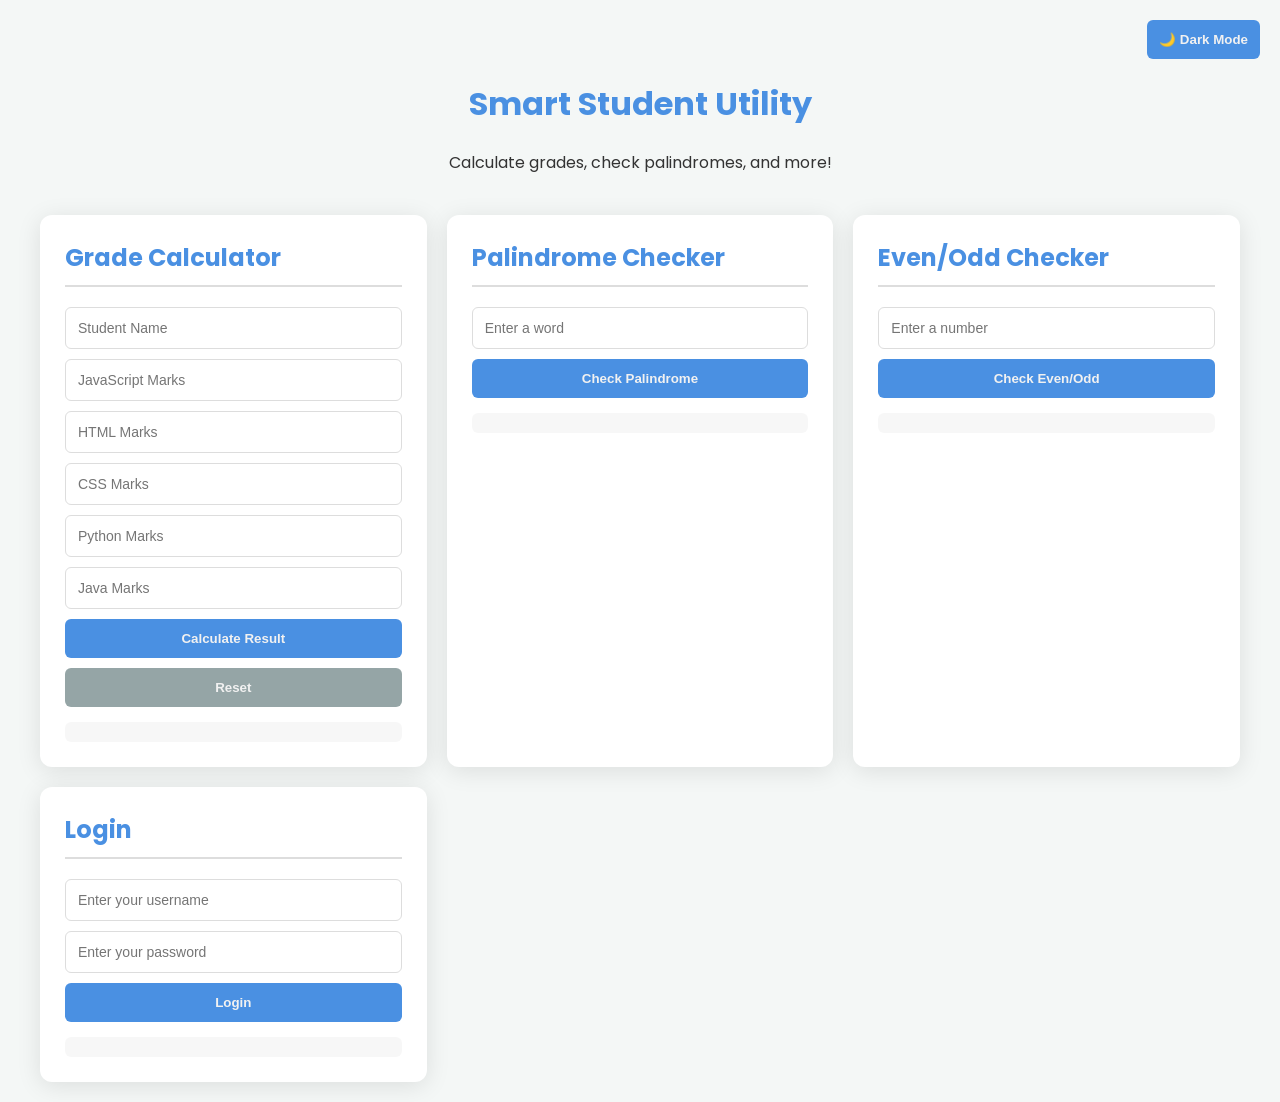
<file: Smart Student Utility Web App/index.html>
<!DOCTYPE html>
<html lang="en">
<head>
    <meta charset="UTF-8">
    <meta name="viewport" content="width=device-width, initial-scale=1.0">
    <title>Student website</title>
    <link rel="stylesheet" href="style.css">
   <link href="https://fonts.googleapis.com/css2?family=Poppins:wght@300;400;600&display=swap" rel="stylesheet">
</head>
<body>
    <div class="theme-toggle">
    <button onclick="toggleTheme()" id="themeBtn">🌙 Dark Mode</button>
    </div>
    <header>
        <h1>Smart Student Utility</h1>
        <p>Calculate grades, check palindromes, and more!</p>
    </header>
    <main class="container">
        <section class="card">
            <h2>Grade Calculator</h2>
            <div class="input-group">
        <input type="text" id="name" placeholder="Student Name">
                <input type="number" id="javascript" placeholder="JavaScript Marks">
                <input type="number" id="html" placeholder="HTML Marks">
                <input type="number" id="css" placeholder="CSS Marks">
                <input type="number" id="python" placeholder="Python Marks">
                <input type="number" id="java" placeholder="Java Marks">
                <button onclick="calculate()">Calculate Result</button>
                <button class="btn-reset" onclick="resetSection('result', 
                ['name', 'javascript', 'html', 'css', 'python', 'java'])">Reset</button>
            </div>
            <div id="result" class="output"></div>
        </section>

        <section class="card">
            <h2>Palindrome Checker</h2>
            <div class="input-group">
                <input type="text" id="word" placeholder="Enter a word">
                <button onclick="checkPalindrome()">Check Palindrome</button>
            </div>
            <div id="palindrome-check" class="output"></div>
        </section>

        <section class="card">
            <h2>Even/Odd Checker</h2>
            <div class="input-group">
                <input type="number" id="number" placeholder="Enter a number">
                <button onclick="checkEvenOdd()">Check Even/Odd</button>
            </div>
            <div id="even-odd-check" class="output"></div>
        </section>

        <section class="card">
            <h2>Login</h2>
            <div class="input-group">
                <input type="text" id="username" placeholder="Enter your username">
                <input type="password" id="password" placeholder="Enter your password">
                <button onclick="checklogin()">Login</button>
            </div>
            <div id="login-check" class="output"></div>
        </section>
    </main>
    <script src="submit.js"></script>
</body>
</html>
</file>
<file: Smart Student Utility Web App/style.css>
:root {
    --primary-color: #4a90e2;
    --success-color: #2ecc71;
    --error-color: #e74c3c;
    --bg-color: #f4f7f6;
    --card-bg: #ffffff;
    --text-color: #333;
    --input-bg: #ffffff;
    --input-border: #ddd;
    --header-color: #4a90e2;
}

[data-theme="dark"] {
    --bg-color: #1a1a2e;
    --card-bg: #16213e;
    --text-color: #f5f4f4; 
    --input-bg: #0f3460;
    --input-border: #533483;
    --header-color: #e94560;
}

body {
    font-family: 'Poppins', sans-serif;
    background-color: var(--bg-color);
    color: var(--text-color);
    margin: 0;
    padding: 20px;
    transition: all 0.3s ease;
}

header {
    text-align: center;
    margin-bottom: 40px;
}

header h1 {
    color: var(--header-color);
}

.container {
    display: grid;
    grid-template-columns: repeat(auto-fit, minmax(300px, 1fr));
    gap: 20px;
    max-width: 1200px;
    margin: 0 auto;
}

.card {
    background: var(--card-bg);
    padding: 25px;
    border-radius: 12px;
    box-shadow: 0 4px 25px rgba(0, 0, 0, 0.1);
    transition: transform 0.3s ease, background-color 0.3s ease;
}

.card:hover {
    transform: translateY(-5px);
}

h2 {
    color: var(--primary-color);
    margin-top: 0;
    border-bottom: 2px solid var(--input-border);
    padding-bottom: 10px;
}

.input-group {
    display: flex;
    flex-direction: column;
    gap: 10px;
}

.button-row {
    display: flex;
    gap: 10px;
}

input {
    padding: 12px;
    background-color: var(--input-bg);
    border: 1px solid var(--input-border);
    color: var(--text-color);
    border-radius: 6px;
    font-size: 14px;
    transition: background-color 0.3s ease, border 0.3s ease;
}

button {
    flex: 1;
    padding: 12px;
    background-color: var(--primary-color);
    color: rgb(241, 241, 241);
    border: none;
    border-radius: 6px;
    cursor: pointer;
    font-weight: 600;
    transition: background-color 0.3s ease;
}

button:hover {
    background-color: #357abd;
}

.btn-reset {
    background-color: #95a5a6;
}

.btn-reset:hover {
    background-color: #7f8c8d;
}
.theme-toggle {
    text-align: right;
    margin-bottom: 20px;
}

.output {
    margin-top: 15px;
    padding: 10px;
    border-radius: 6px;
    font-size: 0.95em;
    line-height: 1.6;
    background: rgba(0, 0, 0, 0.03); 
}

.badge {
    display: inline-block;
    padding: 2px 8px;
    border-radius: 4px;
    color: white;
    font-weight: bold;
}
.grade-A-plus { background: var(--success-color); }
.grade-A { background: #0812dad1; }
.grade-B { background: #e36409; }
.grade-C { background: #f1c40f; }
.grade-D { background: #6322e6; }
.grade-fail { background: var(--error-color); }
</file>
